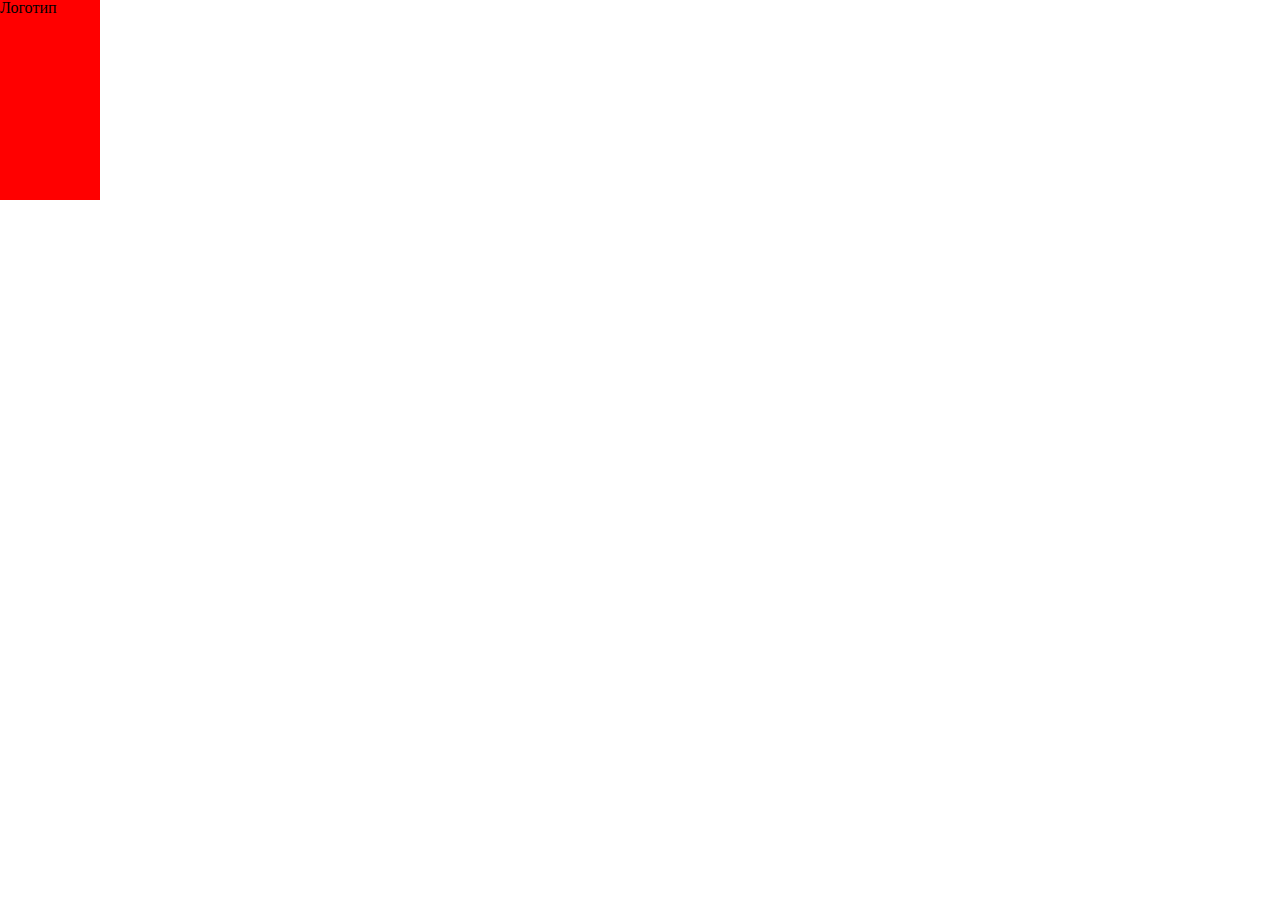
<file: boilerplate/index.html>
<!DOCTYPE html>
<html lang="ru">
<head> 
	<title>Boilerplate</title>
	<meta charset="utf-8">
	<meta description="boilerplate code">
	<meta keywords="boilerplate, test">
	<link rel="stylesheet" href="css\style.css">
</head>
<body>
	<header>
		<div>Логотип</div>
		<nav></nav>
	</header>
	<main>
		<section></section>
		<section></section>
	</main>
	<footer>
		<div></div>
	</footer>
</body>
</html>
</file>
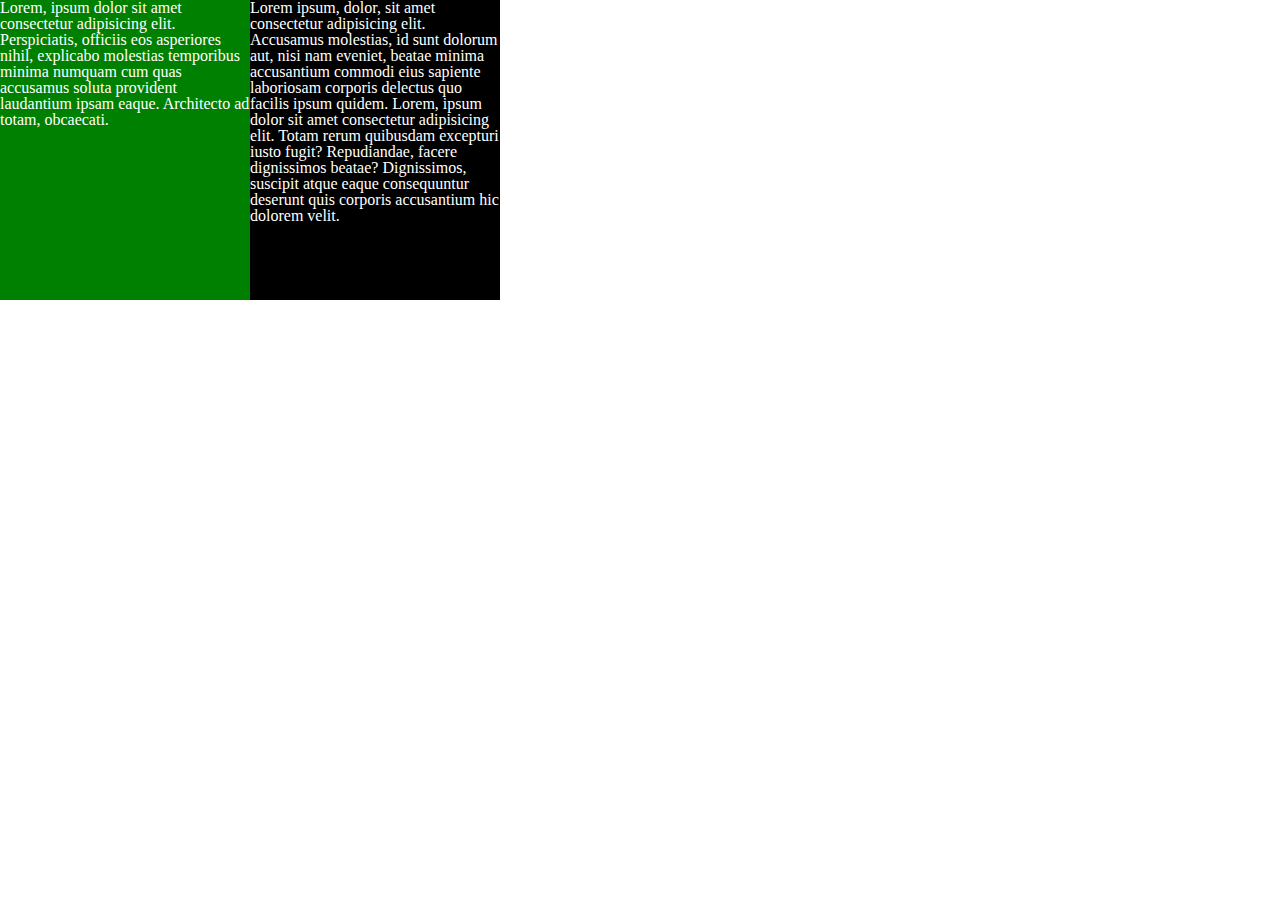
<file: boilerplate_display/index.html>
<!DOCTYPE html>
<html lang="ru">
<head> 
	<title>Boilerplate</title>
	<meta charset="utf-8">
	<meta description="boilerplate code">
	<meta keywords="boilerplate, test">
	<link rel="stylesheet" href="css\style.css">
</head>
<body>
	<section class="mane">
		<div class="one">Lorem, ipsum dolor sit amet consectetur adipisicing elit. Perspiciatis, officiis eos asperiores nihil, explicabo molestias temporibus minima numquam cum quas accusamus soluta provident laudantium ipsam eaque. Architecto ad totam, obcaecati.</div>
		<div class="two">Lorem ipsum, dolor, sit amet consectetur adipisicing elit. Accusamus molestias, id sunt dolorum aut, nisi nam eveniet, beatae minima accusantium commodi eius sapiente laboriosam corporis delectus quo facilis ipsum quidem. Lorem, ipsum dolor sit amet consectetur adipisicing elit. Totam rerum quibusdam excepturi iusto fugit? Repudiandae, facere dignissimos beatae? Dignissimos, suscipit atque eaque consequuntur deserunt quis corporis accusantium hic dolorem velit.</div>
	</section>
</body>
</html>
</file>
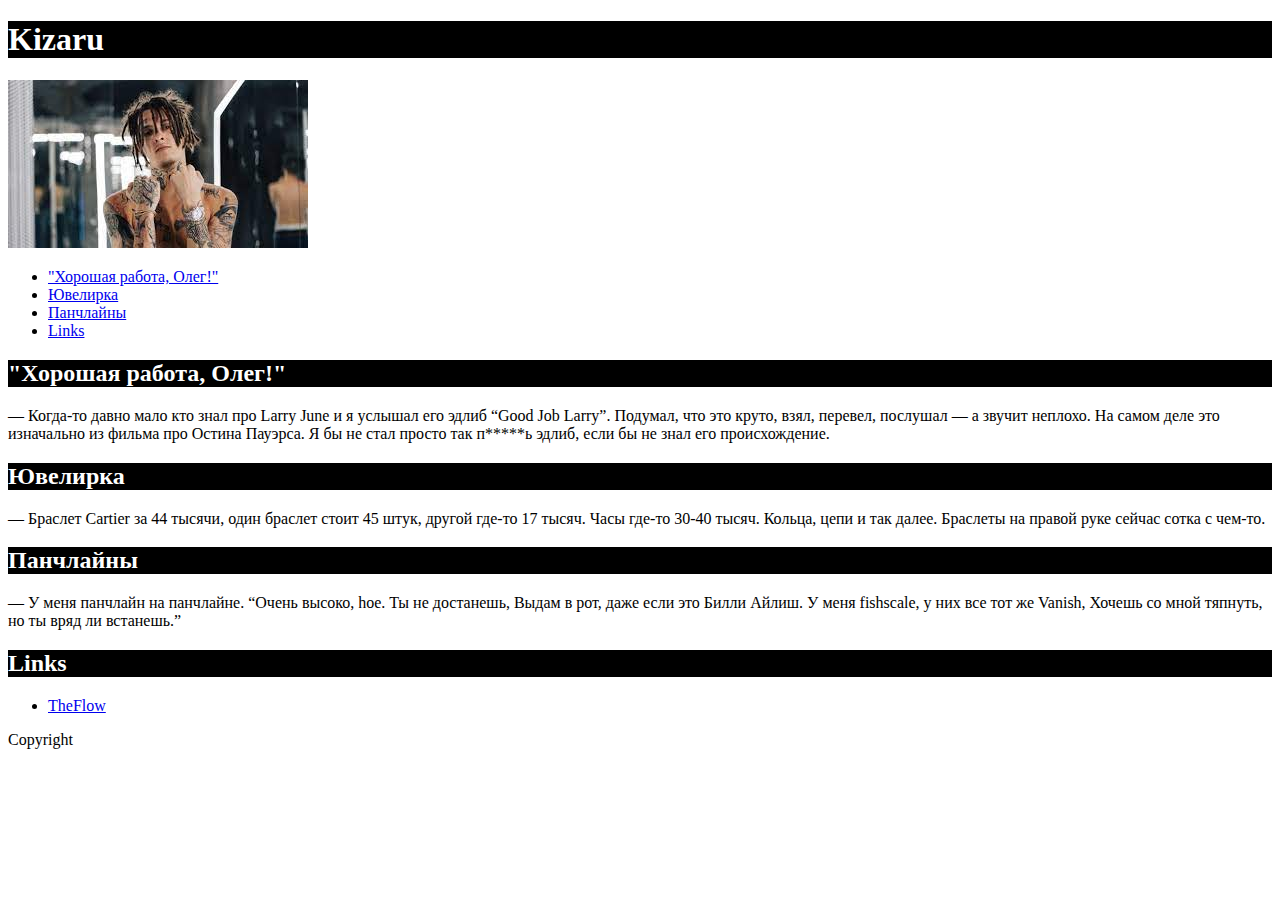
<file: boilerplate_kizaru/index.html>
<!DOCTYPE html>
<html lang="ru">
<head> 
	<title>Boilerplate</title>
	<meta charset="utf-8">
	<meta description="boilerplate code">
	<meta keywords="boilerplate, test">
	<link rel="stylesheet" href="css/style.css">
</head>
<body>
	<header class="header">
		 <div class="header_container">
		 	<h1>Kizaru</h1>
		 </div>
	</header>
	<main class="content">
		<div class="content_container">
			<section class="image">
				<div class="image_container">
					<img src="img/kizaru.jpg">
				</div>
			</section>
			<nav class="menu">
				<ul class="menu_container">
					<li><a href="#goodJob">"Хорошая работа, Олег!"</a></li>
					<li><a href="#Jualers">Ювелирка</a></li>
					<li><a href="#panchLines">Панчлайны</a></li>
					<li><a href="#Links">Links</a></li>
				</ul>
			</nav>
			<section class="goodjob" id="goodJob">
				<h2>"Хорошая работа, Олег!"</h2>
				<p>— Когда-то давно мало кто знал про Larry June и я услышал его эдлиб “Good Job Larry”. Подумал, что это круто, взял, перевел, послушал — а звучит неплохо. На самом деле это изначально из фильма про Остина Пауэрса. Я бы не стал просто так п*****ь эдлиб, если бы не знал его происхождение.</p>
			</section>
			<section class="jualers" id="Jualers">
				<h2>Ювелирка</h2>
				<p>— Браслет Cartier за 44 тысячи, один браслет стоит 45 штук, другой где-то 17 тысяч. Часы где-то 30-40 тысяч. Кольца, цепи и так далее. Браслеты на правой руке сейчас сотка с чем-то.</p>	
			</section>
			<section class="panchlines" id="panchLines">
				<h2>Панчлайны</h2>
				<p>— У меня панчлайн на панчлайне.
				“Очень высоко, hoe. Ты не достанешь,
				Выдам в рот, даже если это Билли Айлиш.
				У меня fishscale, у них все тот же Vanish,
				Хочешь со мной тяпнуть, но ты вряд ли встанешь.”</p>
			</section>
			<section class="links" id="Links">
				<h2>Links</h2>
				<ul>
					<li><a href="https://the-flow.ru/features/kizaru-interview-2020">TheFlow</a></li>
				</ul>
			</section>
		</div>
	</main>
	<footer>
		<div class="footer_content">
			<p class="Copyright">Copyright</p>
		</div>
	</footer>
</body>
</html>
</file>
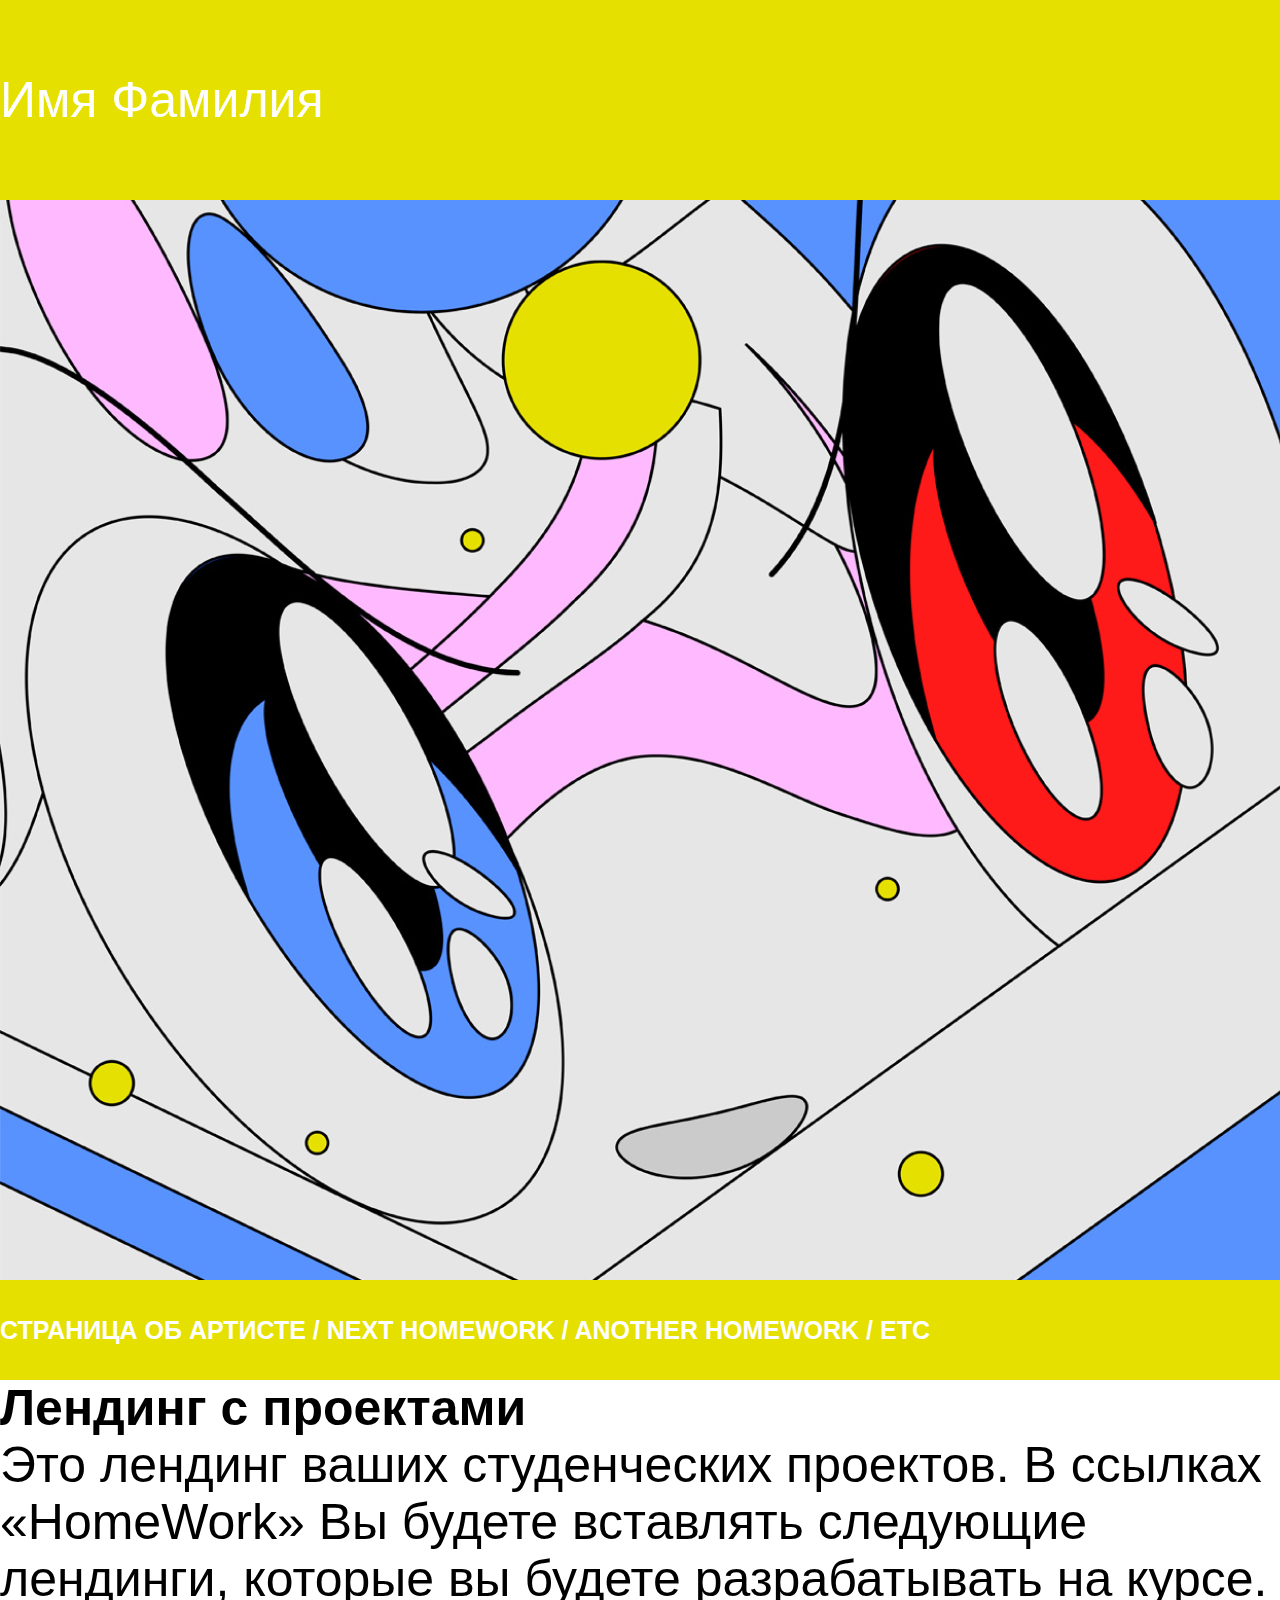
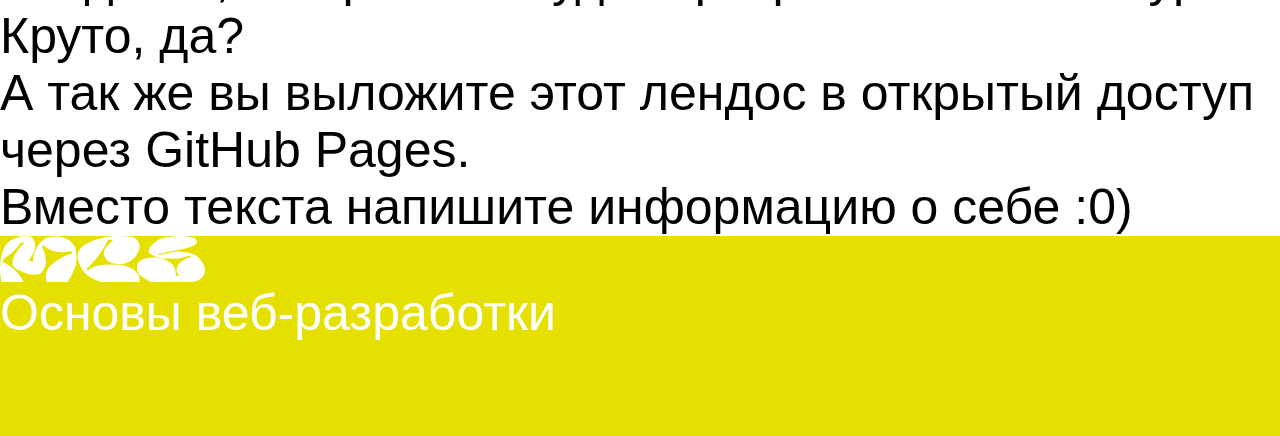
<file: praktika4/index.html>
<!DOCTYPE html>
<html lang="ru">
<head> 
	<title>Boilerplate</title>
	<meta charset="utf-8">
	<meta description="boilerplate code">
	<meta keywords="boilerplate, test">
	<link rel="stylesheet" href="css\style.css">
</head>
<body>
	<header class="header">
		<h1>Имя Фамилия</h1>
	</header>
	<main class="content">
		<section class="content-container">
		</section>
		<section class="content-title">
			<h2>Страница оБ АРТИСТЕ / NEXT HOMEWORK / ANOTHER HOMEWORK / ETC</h2>
		</section>
		<section class="content-text">
			<div class="text-container">
				<h2>Лендинг с проектами</h2>

				<p>Это лендинг ваших студенческих проектов.
				В ссылках «HomeWork» Вы будете вставлять
				следующие лендинги, которые вы будете
				разрабатывать на курсе. Круто, да?</p>

				<p>А так же вы выложите этот лендос в открытый доступ через GitHub Pages.</p>

				<p>Вместо текста напишите информацию о себе :0)</p>
			</div>
		</section>
		<footer class="footer">
			<img src="img/logologo.png">
			 <h2>Основы веб-разработки</h2>
		</footer>
	</main>
</body>
</html>
</file>
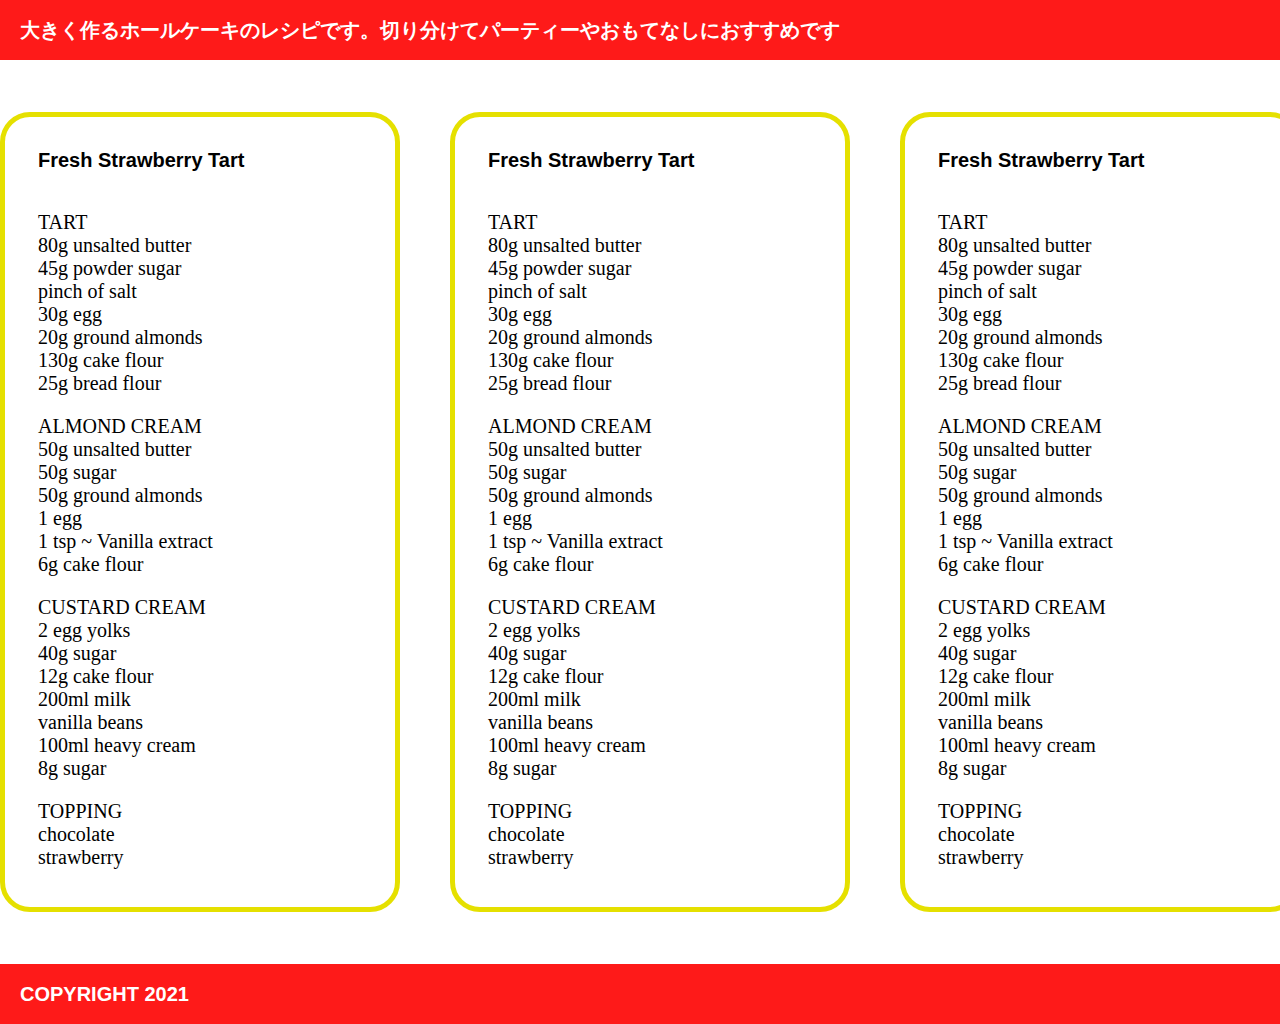
<file: praktika5/index.html>
<!DOCTYPE html>
<html lang="ru">
<head> 
	<title>Boilerplate</title>
	<meta charset="utf-8">
	<meta description="boilerplate code">
	<meta keywords="boilerplate, test">
	<link rel="stylesheet" href="css\style.css">
</head>
<body>
	<header class="header">
		<h1>大きく作るホールケーキのレシピです。切り分けてパーティーやおもてなしにおすすめです</h1>
	</header>
	<main>
		<section class="columns">
			<div class="wrap">
				<div class="column">
					<h2>Fresh Strawberry Tart</h2>
					<div class="text">
						<p>TART</br>
						80g unsalted butter</br>
						45g powder sugar</br>
						pinch of salt</br>
						30g egg</br>
						20g ground almonds</br>
						130g cake flour</br>
						25g bread flour</br></p>

						<p>ALMOND CREAM</br>
						50g unsalted butter</br>
						50g sugar</br>
						50g ground almonds</br>
						1 egg</br>
						1 tsp ~ Vanilla extract</br>
						6g cake flour</br></p>

						<p>CUSTARD CREAM</br>
						2 egg yolks</br>
						40g sugar</br>
						12g cake flour</br>
						200ml milk</br>
						vanilla beans</br>
						100ml heavy cream</br>
						8g sugar</br></p>

						<p>TOPPING</br>
						chocolate</br>
						strawberry</p>
					</div>
				</div>
				<div class="column">
					<h2>Fresh Strawberry Tart</h2>
					<div class="text">
						<p>TART</br>
						80g unsalted butter</br>
						45g powder sugar</br>
						pinch of salt</br>
						30g egg</br>
						20g ground almonds</br>
						130g cake flour</br>
						25g bread flour</br></p>

						<p>ALMOND CREAM</br>
						50g unsalted butter</br>
						50g sugar</br>
						50g ground almonds</br>
						1 egg</br>
						1 tsp ~ Vanilla extract</br>
						6g cake flour</br></p>

						<p>CUSTARD CREAM</br>
						2 egg yolks</br>
						40g sugar</br>
						12g cake flour</br>
						200ml milk</br>
						vanilla beans</br>
						100ml heavy cream</br>
						8g sugar</br></p>

						<p>TOPPING</br>
						chocolate</br>
						strawberry</p>
					</div>
				</div>
				<div class="column">
					<h2>Fresh Strawberry Tart</h2>
					<div class="text">
						<p>TART</br>
						80g unsalted butter</br>
						45g powder sugar</br>
						pinch of salt</br>
						30g egg</br>
						20g ground almonds</br>
						130g cake flour</br>
						25g bread flour</br></p>

						<p>ALMOND CREAM</br>
						50g unsalted butter</br>
						50g sugar</br>
						50g ground almonds</br>
						1 egg</br>
						1 tsp ~ Vanilla extract</br>
						6g cake flour</br></p>

						<p>CUSTARD CREAM</br>
						2 egg yolks</br>
						40g sugar</br>
						12g cake flour</br>
						200ml milk</br>
						vanilla beans</br>
						100ml heavy cream</br>
						8g sugar</br></p>

						<p>TOPPING</br>
						chocolate</br>
						strawberry</p>
					</div>
				</div>
			</div>	
		</section>	
	</main>
	<footer class="footer">
		<h1>COPYRIGHT 2021</h1>
	</footer>
</body>
</html>
</file>
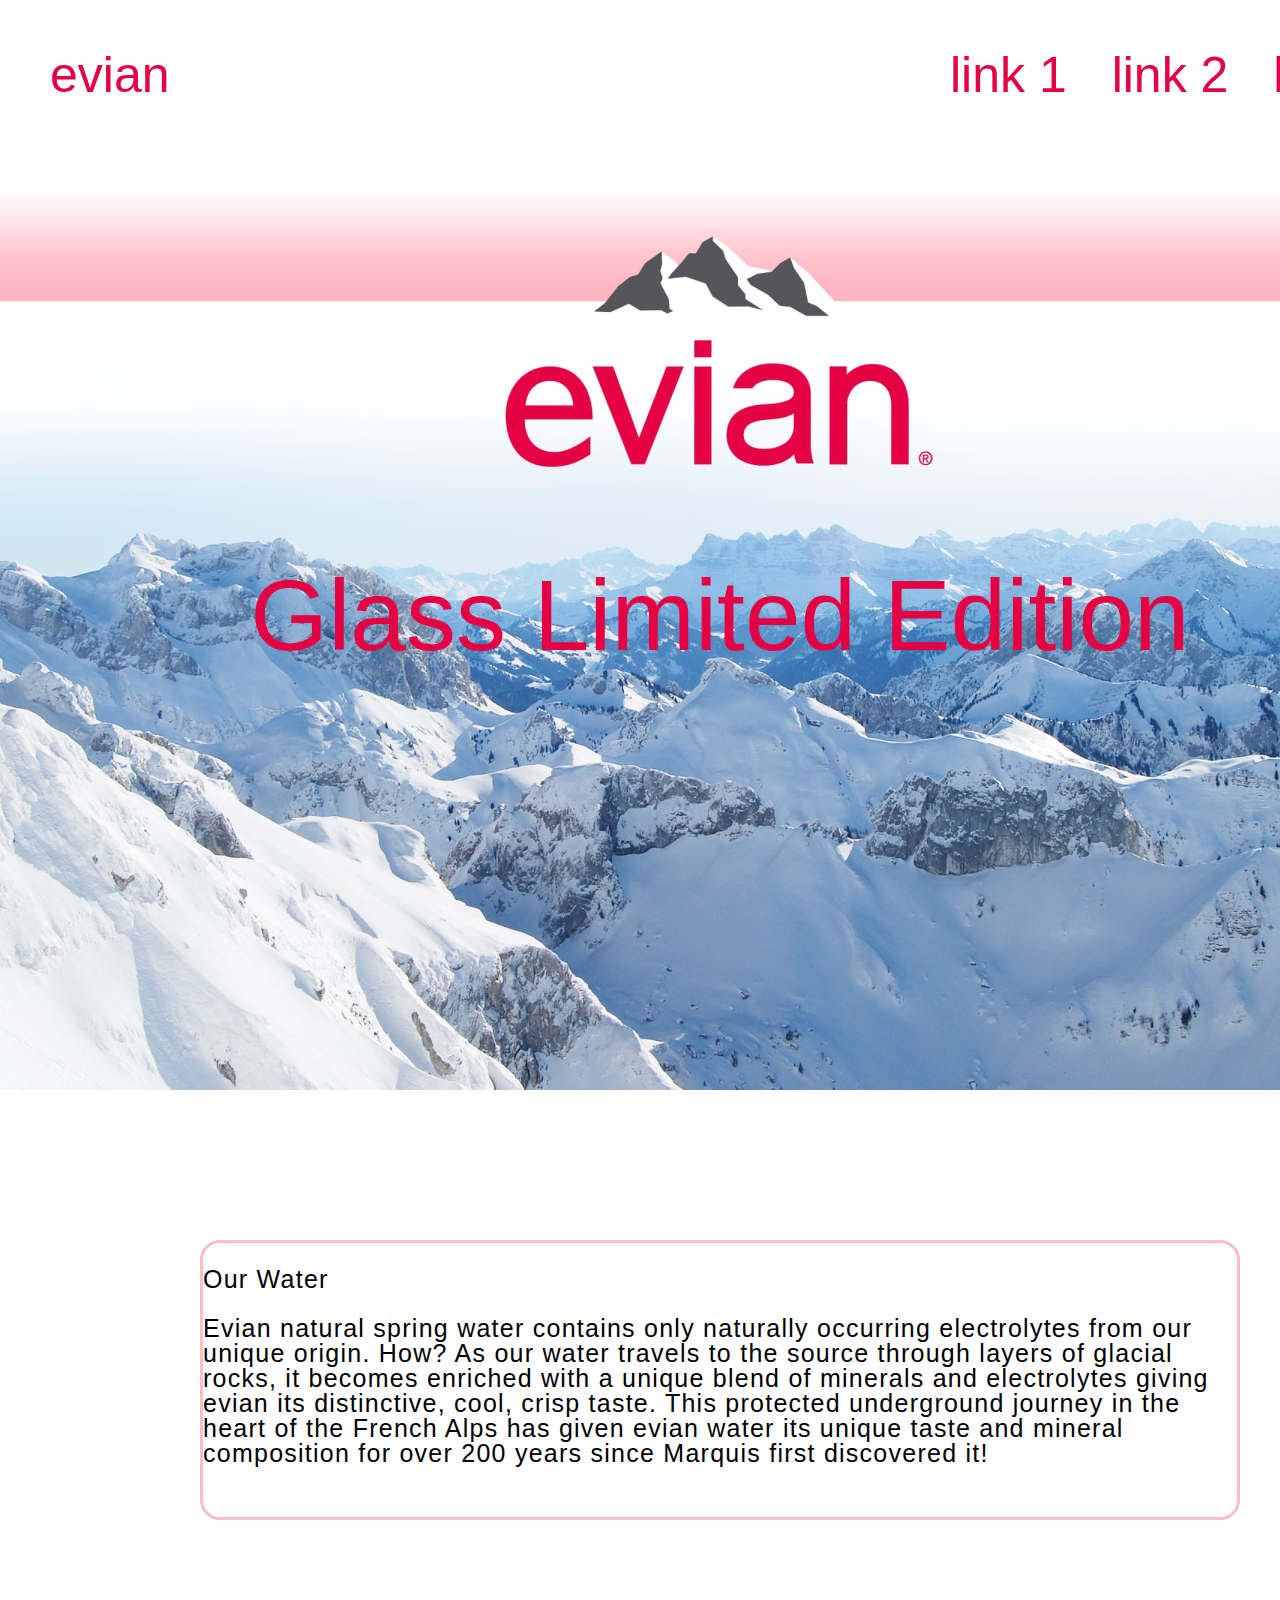
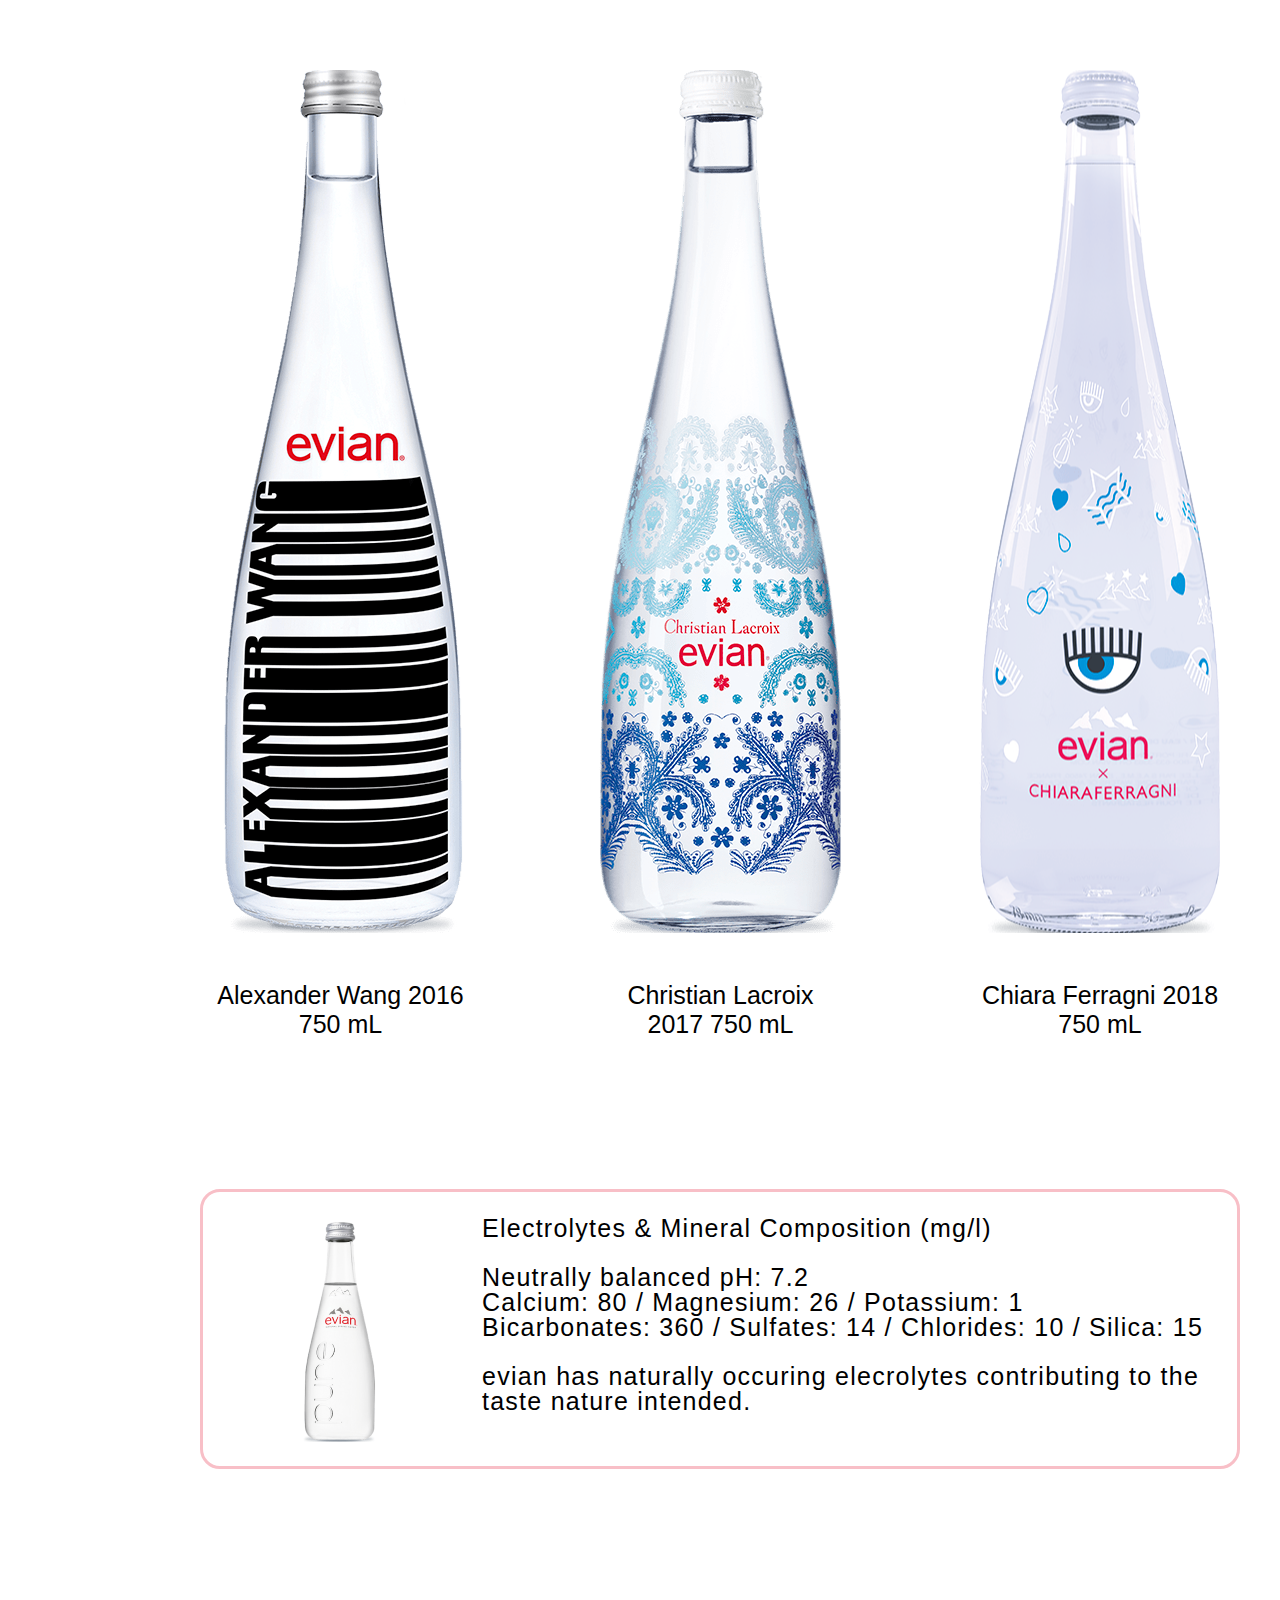
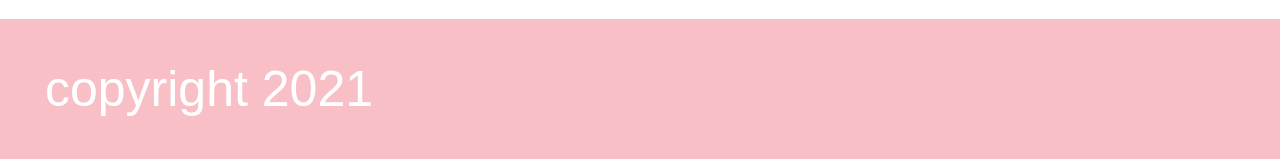
<file: praktika6/index.html>
<!DOCTYPE html>
<html lang="ru">
<head> 
	<title>Boilerplate</title>
	<meta charset="utf-8">
	<meta description="boilerplate code">
	<meta keywords="boilerplate, test">
	<link rel="stylesheet" href="css\style.css">
</head>
<body>
	<header class="header">
		<div class="logo">
			<p>evian</p>
		</div>
		<div class="links">
			<a href="">link 1</a>
			<a href="">link 2</a>
			<a href="">link 3</a>
		</div>	
	</header>
	<main>
		<section class="evian">
			<h1>Glass Limited Edition</h1>
		</section>
		<section class="discription">
			<div class="title">
				<p>Our Water</p>
				<p>Evian natural spring water contains only naturally occurring electrolytes from our unique origin. How? As our water travels to the source through layers of glacial rocks, it becomes enriched with a unique blend of minerals and electrolytes giving evian its distinctive, cool, crisp taste. This protected underground journey in the heart of the French Alps has given evian water its unique taste and mineral composition for over 200 years since Marquis first discovered it!</p>
			</div>
			<div class="bottles">
				<div class="bottle">
					<img src="img/wang.png">
					<p>Alexander Wang 2016 750 mL</p>
				</div>
				<div class="bottle">
					<img src="img/blue.png">
					<p>Christian Lacroix 2017 750 mL</p>
				</div>
				<div class="bottle">
					<img src="img/chiara.png">
					<p>Chiara Ferragni 2018 750 mL</p>
				</div>
			</div>	
			<div class="title title_flex">
				<div class="bottle-img">
					<img src="img/glass.png" alt="">
				</div>
				<div class="title-text">
					<p>Electrolytes & Mineral Composition (mg/l)</p>

					<p>Neutrally balanced pH: 7.2</br>
					Calcium: 80 / Magnesium: 26 / Potassium: 1</br>
					Bicarbonates: 360 / Sulfates: 14 / Chlorides: 10 / Silica: 15</p>

					<p>evian has naturally occuring elecrolytes contributing to the taste nature intended.</p>
				</div>
			</div>
		</section>
	</main>
	<footer class="footer">
		<p>copyright 2021</p>
	</footer>
</body>
</html>
</file>
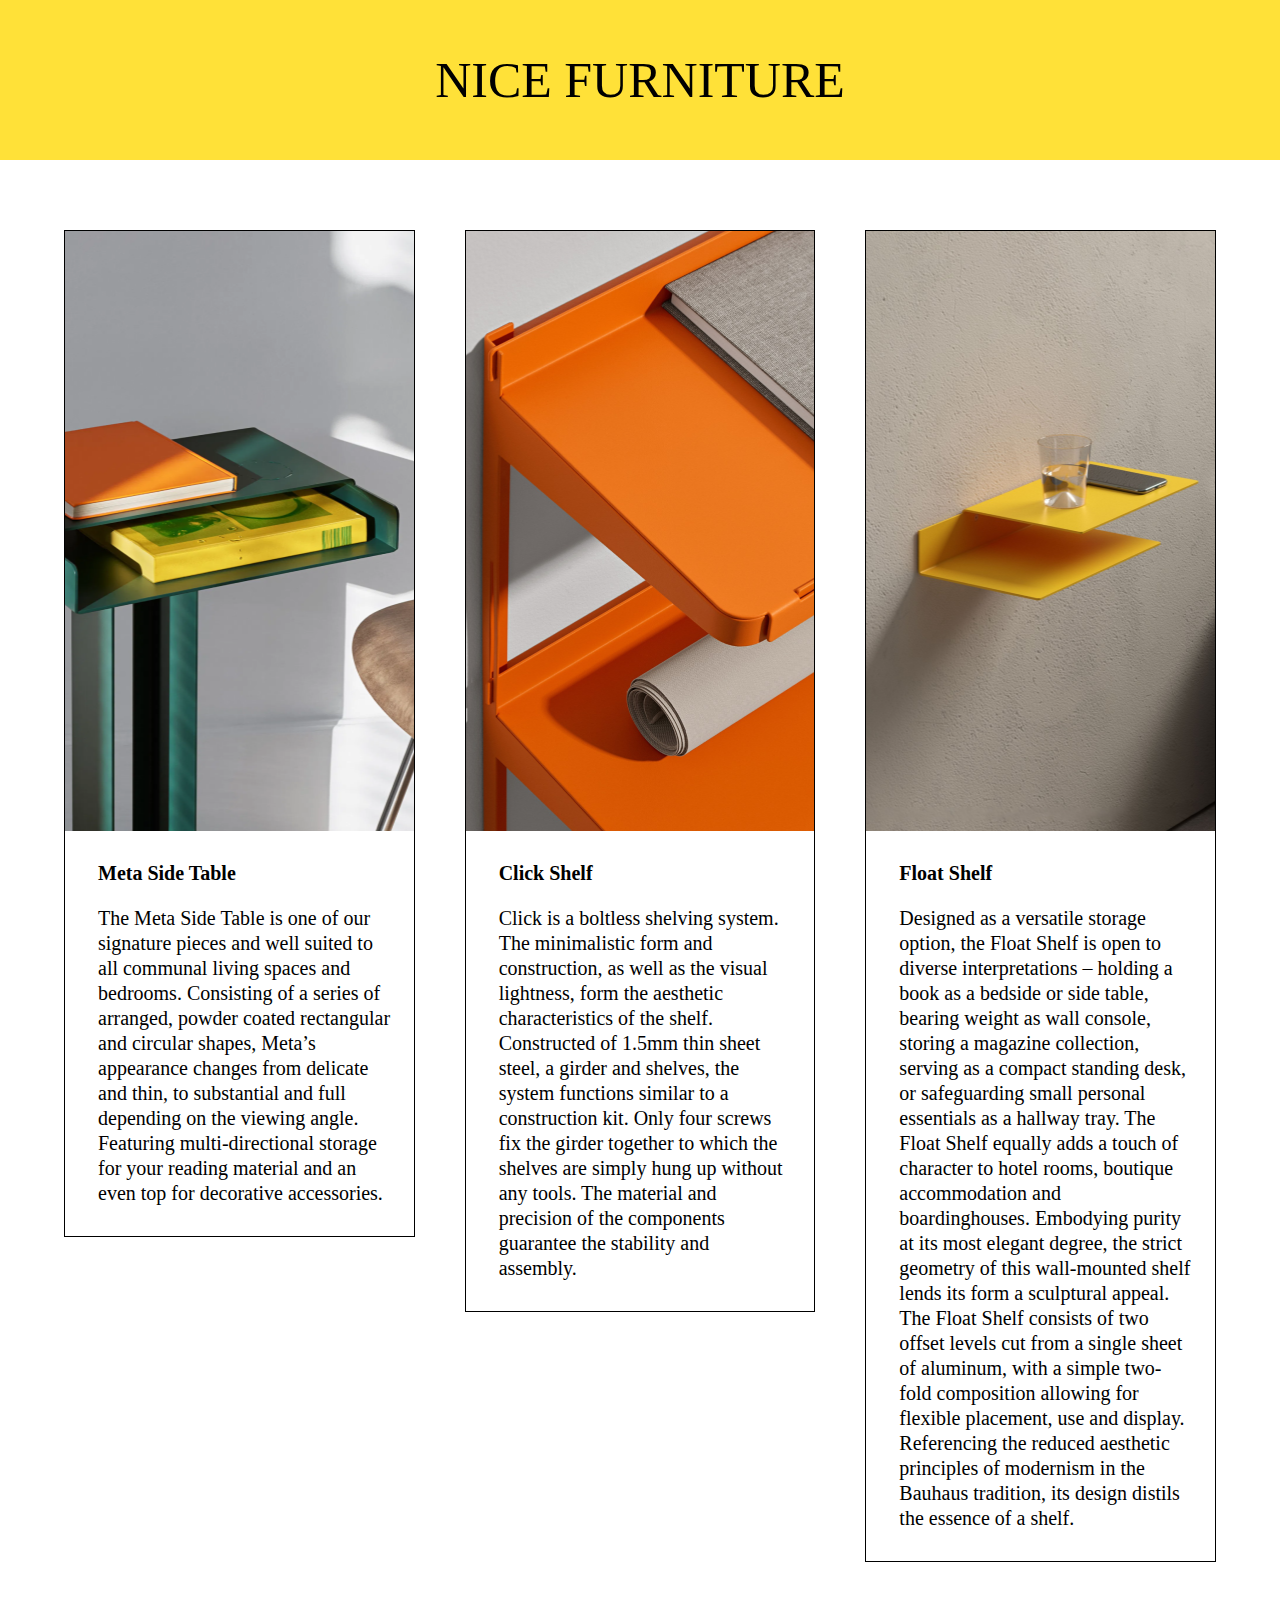
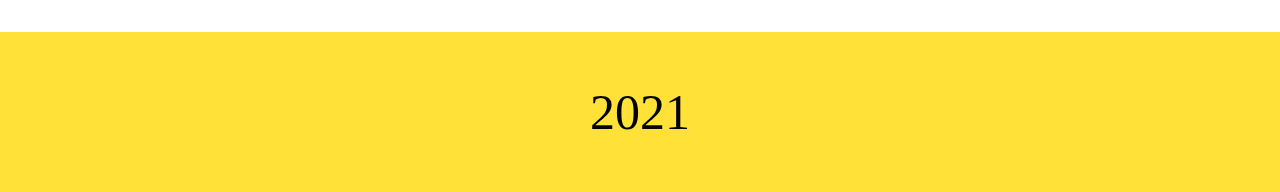
<file: praktika8/index.html>
<!DOCTYPE html>
<html lang="ru">
<head> 
	<title>Boilerplate</title>
	<meta charset="utf-8">
	<meta description="boilerplate code">
	<meta keywords="boilerplate, test">
	<link rel="stylesheet" href="css\style.css">
</head>
<body>
	<header class="header">
		<p>nice furniture</p>
	</header>
	<main class="mane">
		<div class="container">
			<div class="column1">
				<div class="column_img one ">
						
				</div>
				<div class="column_text">
					<p class="title">Meta Side Table</p>

					<p>The Meta Side Table is one of our signature pieces and well suited to all communal living spaces and bedrooms. Consisting of a series of arranged, powder coated rectangular and circular shapes, Meta’s appearance changes from delicate and thin, to substantial and full depending on the viewing angle. Featuring multi-directional storage for your reading material and an even top for decorative accessories.</p>
				</div>
			</div>
			<div class="column2">
				<div class="column_img two">
						
				</div>
				<div class="column_text">
					<p class="title">Click Shelf</p>

					<p>Click is a boltless shelving system. The minimalistic form and construction, as well as the visual lightness, form the aesthetic characteristics of the shelf. Constructed of 1.5mm thin sheet steel, a girder and shelves, the system functions similar to a construction kit. Only four screws fix the girder together to which the shelves are simply hung up without any tools. The material and precision of the components guarantee the stability and assembly.</p>
				</div>
			</div>
			<div class="column3">
				<div class="column_img three">
						
				</div>
				<div class="column_text">
					<p class="title">Float Shelf</p>

					<p>Designed as a versatile storage option, the Float Shelf is open to diverse interpretations – holding a book as a bedside or side table, bearing weight as wall console, storing a magazine collection, serving as a compact standing desk, or safeguarding small personal essentials as a hallway tray. The Float Shelf equally adds a touch of character to hotel rooms, boutique accommodation and boardinghouses. Embodying purity at its most elegant degree, the strict geometry of this wall-mounted shelf lends its form a sculptural appeal. The Float Shelf consists of two offset levels cut from a single sheet of aluminum, with a simple two-fold composition allowing for flexible placement, use and display. Referencing the reduced aesthetic principles of modernism in the Bauhaus tradition, its design distils the essence of a shelf.</p>
				</div>
			</div>
		</div>
	</main>
	<footer class="footer">
		<p>2021</p>
	</footer>
</body>
</html>
</file>
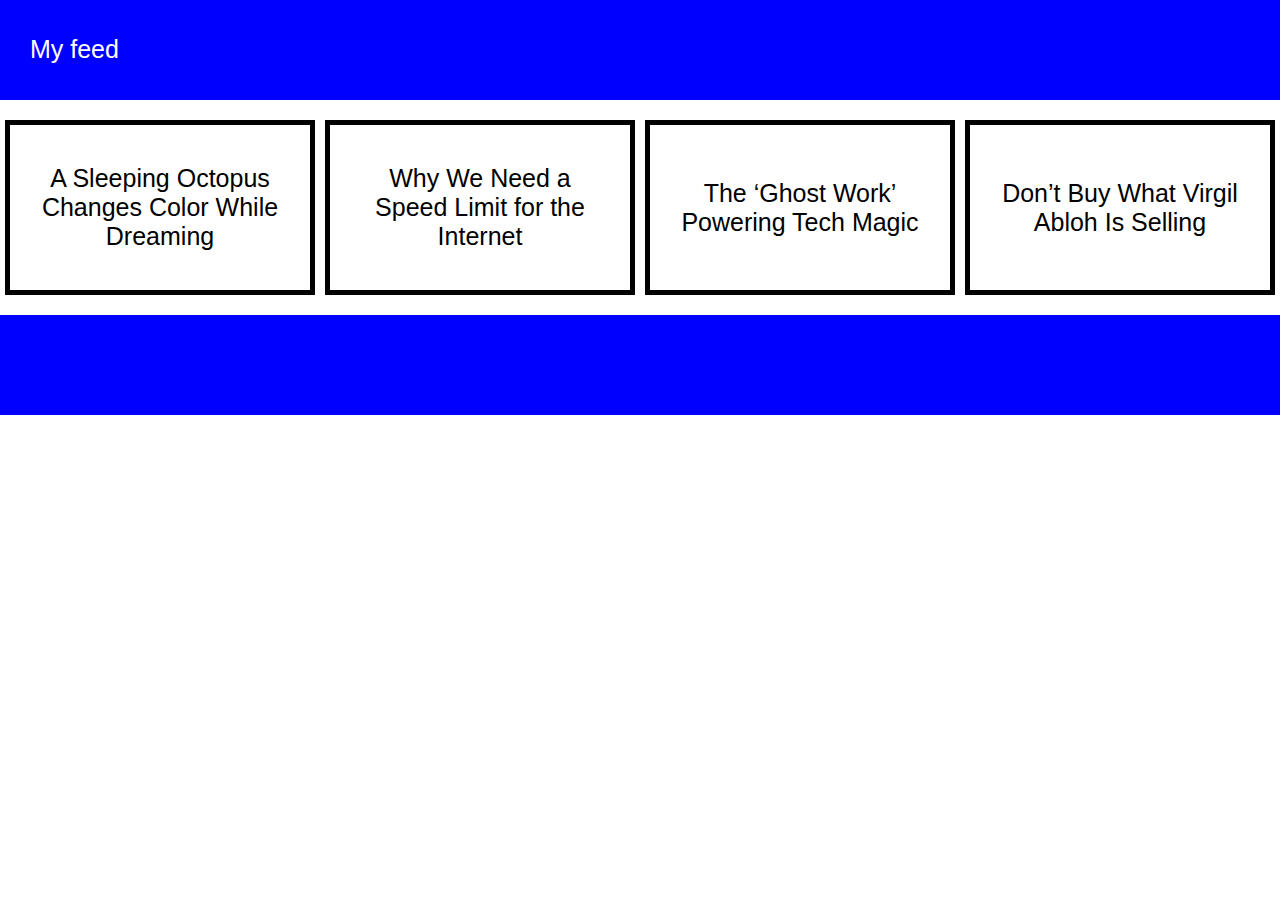
<file: praktika9/index.html>
<!DOCTYPE html>
<html lang="ru">
<head> 
	<title>Boilerplate</title>
	<meta charset="utf-8">
	<meta description="boilerplate code">
	<meta keywords="boilerplate, test">
	<link rel="stylesheet" href="css\style.css">
	<meta name="viewport" content="width=device-width, initial-scale=1">
</head>
<body>
	<header class="header">
		<p>My feed</p>
	</header>
	<main class="mane">
		<div class="frame">
			<p>A Sleeping Octopus Changes Color While Dreaming</p>
		</div>
		<div class="frame">
			<p>Why We Need a Speed Limit for the Internet</p>
		</div>
		<div class="frame">
			<p>The ‘Ghost Work’ Powering Tech Magic</p>
		</div>
		<div class="frame">
			<p>Don’t Buy What Virgil Abloh Is Selling</p>
		</div>
	</main>
	<footer class="footer">
		
	</footer>
</body>
</html>
</file>
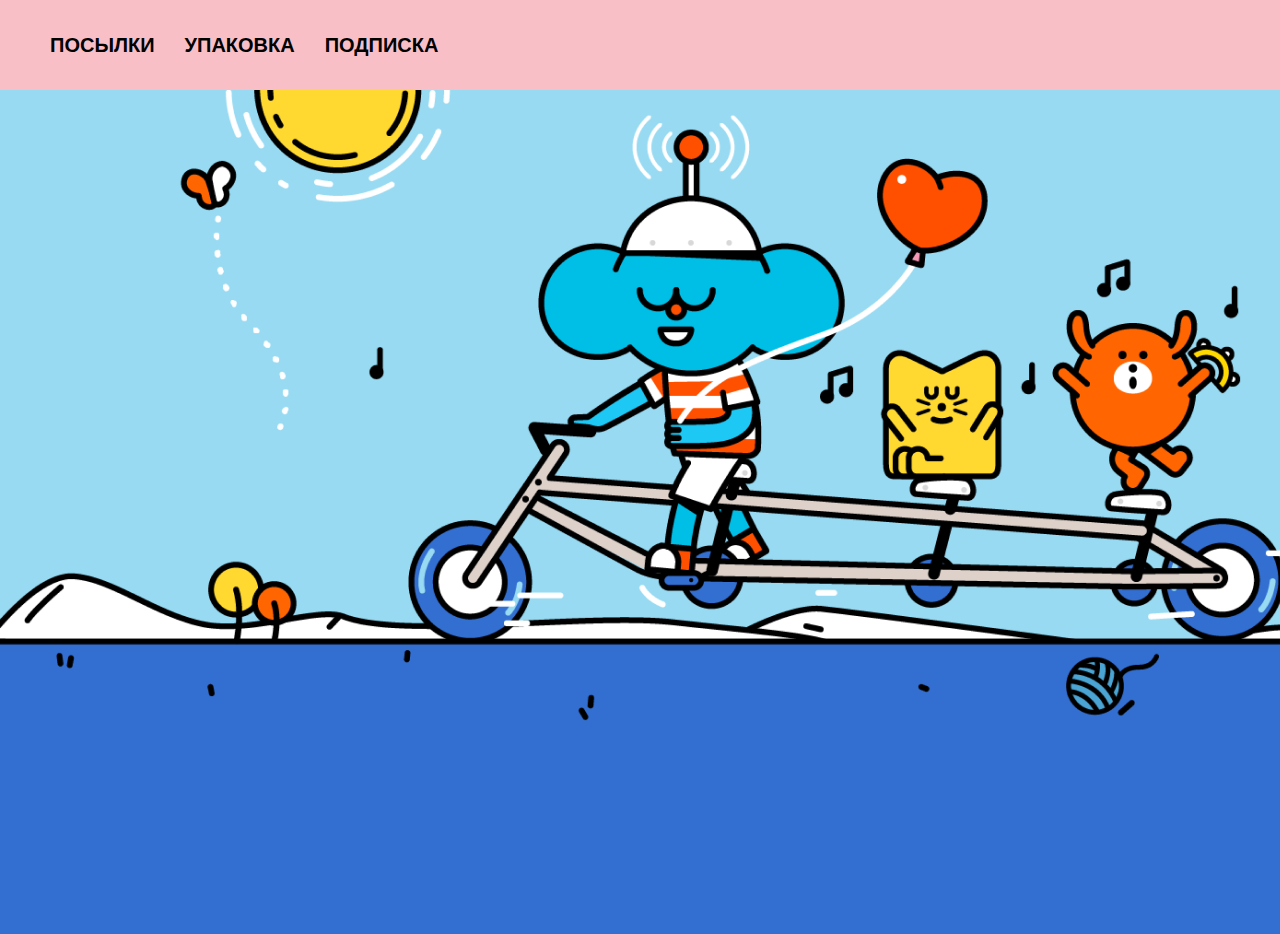
<file: практика10/index.html>
<!DOCTYPE html>
<html lang="ru">
<head> 
	<title>Boilerplate</title>
	<meta charset="utf-8">
	<meta description="boilerplate code">
	<meta keywords="boilerplate, test">
	<link rel="stylesheet" href="css\style.css">
</head>
<body>
	<header class="header">
		<nav class="nav">
			<a href="">посылки</a>
			<a href="">упаковка</a>
			<a href="">подписка</a>
		</nav>
		<div class="menu">
			<a href="">меню</a>
		</div>
	</header>
	<main>
		<section class="cycle">
		
		</section>
		<section class="thanks">
			
		</section>
		
	</main>
	<footer>
		
	</footer>
</body>
</html>
</file>
<file: boilerplate_kizaru/css/style.css>
h1, h2 {
	color: white;
	background-color: black;
}
</file>
